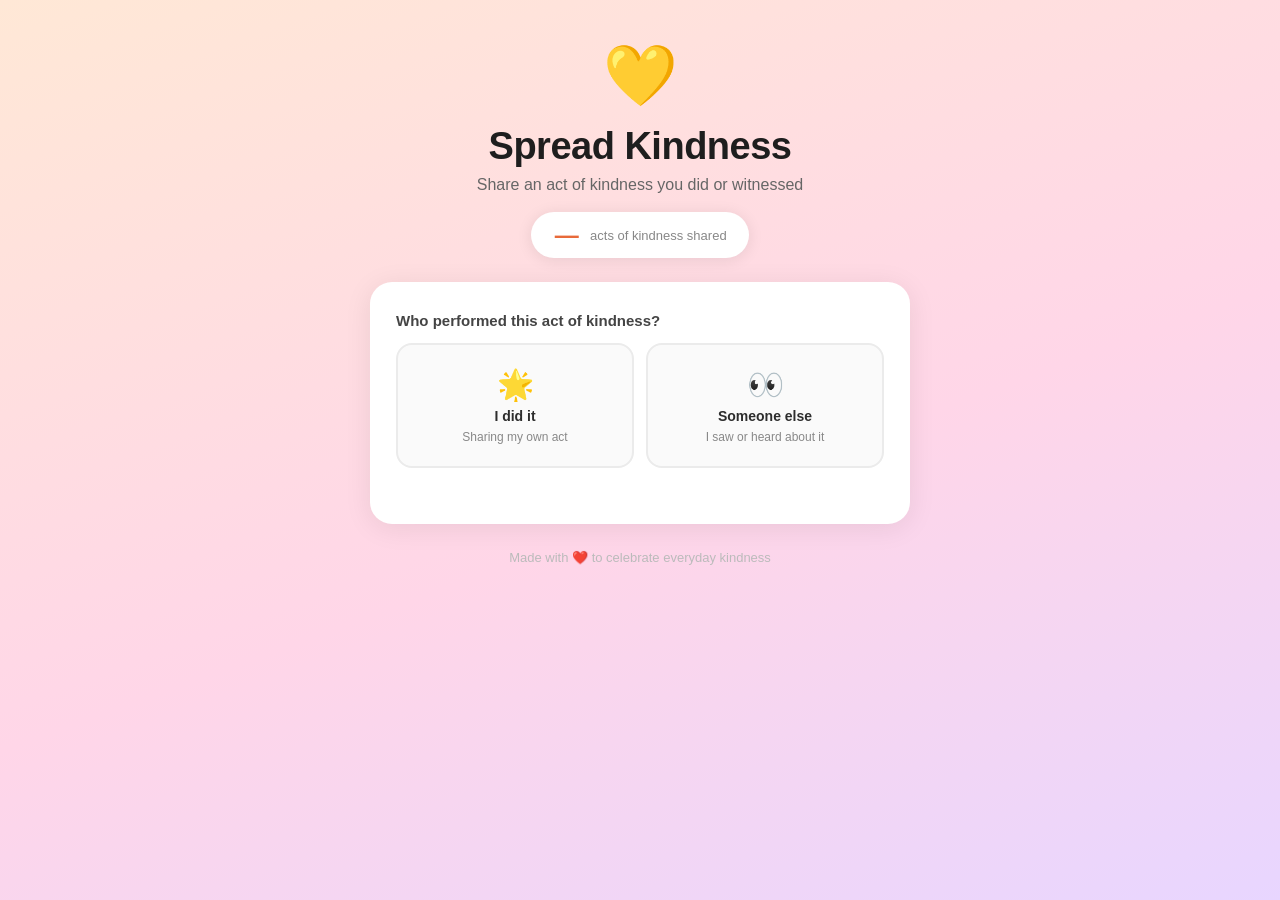
<file: index.html>
<!DOCTYPE html>
<html lang="en">
<head>
    <meta charset="UTF-8">
    <meta name="viewport" content="width=device-width, initial-scale=1.0">
    <title>Spread Kindness 💛</title>
    <link rel="stylesheet" href="style.css">
</head>
<body>
    <div class="page-wrapper">

        <!-- Hero Header -->
        <header class="hero">
            <div class="hero-icon">💛</div>
            <h1>Spread Kindness</h1>
            <p class="hero-subtitle">Share an act of kindness you did or witnessed</p>
            <div class="count-pill">
                <span class="count-number" id="totalCount">—</span>
                <span class="count-label">acts of kindness shared</span>
            </div>
        </header>

        <!-- Main Form Card -->
        <main class="card" id="formCard">
            <form id="kindnessForm" novalidate>

                <!-- Step 1: Who performed the act? -->
                <fieldset class="form-section">
                    <legend class="section-label">Who performed this act of kindness?</legend>
                    <div class="choice-row">
                        <button type="button" class="choice-btn" id="choiceMyself"
                                onclick="selectReporter('myself')">
                            <span class="choice-icon">🌟</span>
                            <strong>I did it</strong>
                            <small>Sharing my own act</small>
                        </button>
                        <button type="button" class="choice-btn" id="choiceSomeone"
                                onclick="selectReporter('someone')">
                            <span class="choice-icon">👀</span>
                            <strong>Someone else</strong>
                            <small>I saw or heard about it</small>
                        </button>
                    </div>
                </fieldset>

                <!-- Step 2: Details (revealed after choice) -->
                <div id="formDetails" class="form-details" aria-hidden="true">

                    <!-- Kind person's name -->
                    <div class="form-group">
                        <label class="field-label" id="kindPersonLabel" for="kindPersonName">
                            Your name <span class="required">*</span>
                        </label>
                        <input
                            type="text"
                            id="kindPersonName"
                            class="field-input"
                            placeholder="e.g., Priya Sharma"
                            autocomplete="name"
                            maxlength="100"
                        >
                        <p class="field-hint" id="kindPersonHint">The person who performed the kind act</p>
                    </div>

                    <!-- Act description -->
                    <div class="form-group">
                        <label class="field-label" for="actDescription">
                            What was the act of kindness? <span class="required">*</span>
                        </label>
                        <textarea
                            id="actDescription"
                            class="field-textarea"
                            placeholder="Describe what happened... even small acts make a big difference!"
                            rows="4"
                            maxlength="500"
                        ></textarea>
                        <p class="field-hint char-count"><span id="charCount">0</span> / 500</p>
                    </div>

                    <!-- Reporter section — only shown when "someone else" is chosen -->
                    <div id="reporterSection" hidden>
                        <div class="section-divider">
                            <span>About you — the reporter</span>
                        </div>
                        <div class="form-group">
                            <label class="field-label" for="submitterName">
                                Your name
                                <span class="optional">(optional — you can stay anonymous)</span>
                            </label>
                            <input
                                type="text"
                                id="submitterName"
                                class="field-input"
                                placeholder="Leave blank to stay anonymous"
                                autocomplete="name"
                                maxlength="100"
                            >
                            <p class="anon-note">
                                🤫 Completely fine to stay anonymous — we just want to
                                celebrate the kind person!
                            </p>
                        </div>
                    </div>

                    <button type="submit" class="submit-btn" id="submitBtn">
                        Share This Kindness ❤️
                    </button>

                </div>

            </form>
        </main>

        <!-- Success Screen -->
        <div class="card success-card" id="successCard" hidden>
            <div class="success-icon">🎉</div>
            <h2>Thank You!</h2>
            <p class="success-msg">This act of kindness has been recorded and celebrated.</p>
            <div class="success-count-box">
                Together we've shared
                <strong id="newTotalCount">—</strong>
                acts of kindness!
            </div>
            <button class="submit-btn secondary" onclick="resetForm()">
                Share Another ❤️
            </button>
        </div>

        <!-- Error Banner -->
        <div class="error-banner" id="errorBanner" role="alert">
            <span id="errorText"></span>
            <button class="error-close" onclick="dismissError()" aria-label="Dismiss">×</button>
        </div>

        <footer class="page-footer">
            Made with ❤️ to celebrate everyday kindness
        </footer>

    </div>

    <script src="script.js"></script>
</body>
</html>
</file>
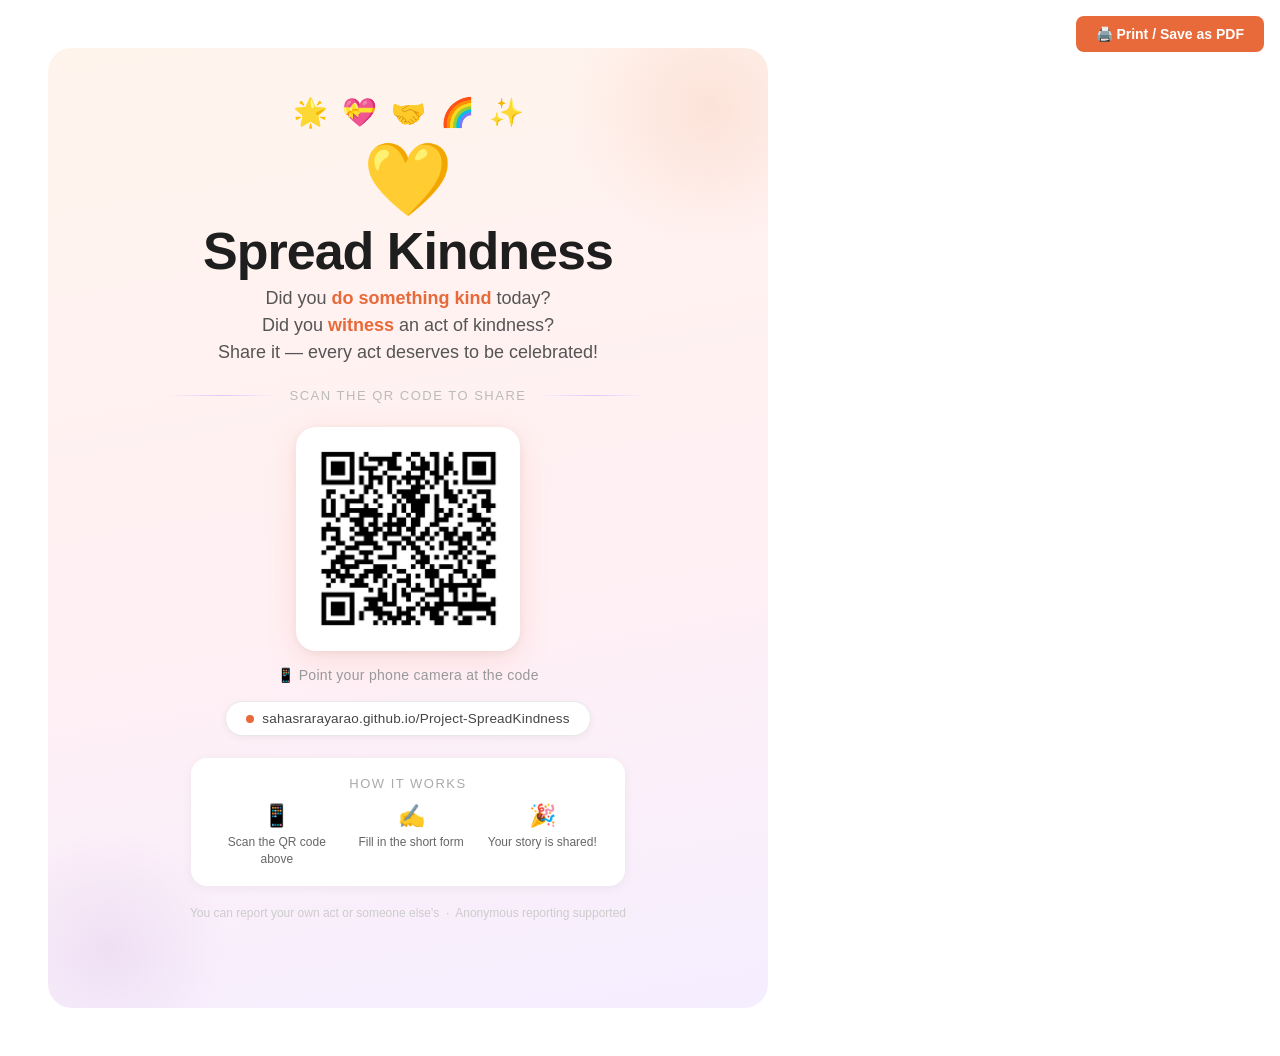
<file: flyer.html>
<!DOCTYPE html>
<html lang="en">
<head>
    <meta charset="UTF-8">
    <title>Spread Kindness — Flyer</title>
    <style>
        * { margin: 0; padding: 0; box-sizing: border-box; }

        @page {
            size: letter portrait;
            margin: 0;
        }

        body {
            font-family: -apple-system, BlinkMacSystemFont, 'Segoe UI', Roboto, sans-serif;
            width: 8.5in;
            height: 11in;
            background: white;
            display: flex;
            align-items: center;
            justify-content: center;
        }

        .flyer {
            width: 7.5in;
            height: 10in;
            display: flex;
            flex-direction: column;
            align-items: center;
            text-align: center;
            padding: 0.5in 0.5in 0.4in;
            background: linear-gradient(170deg, #FFF4EC 0%, #FFF0F5 60%, #F5EEFF 100%);
            border-radius: 24px;
            position: relative;
            overflow: hidden;
        }

        /* Decorative background blobs */
        .flyer::before {
            content: '';
            position: absolute;
            top: -80px; right: -80px;
            width: 280px; height: 280px;
            background: radial-gradient(circle, rgba(232,106,58,0.12) 0%, transparent 70%);
            border-radius: 50%;
        }
        .flyer::after {
            content: '';
            position: absolute;
            bottom: -60px; left: -60px;
            width: 240px; height: 240px;
            background: radial-gradient(circle, rgba(155,89,182,0.10) 0%, transparent 70%);
            border-radius: 50%;
        }

        .top-emoji-row {
            display: flex;
            gap: 14px;
            font-size: 28px;
            margin-bottom: 14px;
            position: relative;
        }

        .main-emoji {
            font-size: 72px;
            line-height: 1;
            margin-bottom: 10px;
            position: relative;
        }

        h1 {
            font-size: 52px;
            font-weight: 900;
            color: #1E1E1E;
            letter-spacing: -1px;
            line-height: 1;
            margin-bottom: 8px;
            position: relative;
        }

        .tagline {
            font-size: 18px;
            color: #555;
            font-weight: 400;
            max-width: 4.8in;
            line-height: 1.5;
            margin-bottom: 22px;
            position: relative;
        }

        .tagline strong {
            color: #E86A3A;
            font-weight: 700;
        }

        .divider {
            display: flex;
            align-items: center;
            gap: 12px;
            width: 100%;
            max-width: 5in;
            margin-bottom: 24px;
            position: relative;
        }

        .divider::before,
        .divider::after {
            content: '';
            flex: 1;
            height: 1.5px;
            background: linear-gradient(to right, transparent, #E0C8FF, transparent);
        }

        .divider span {
            font-size: 13px;
            color: #BBB;
            text-transform: uppercase;
            letter-spacing: 1.5px;
            white-space: nowrap;
        }

        .qr-block {
            position: relative;
            margin-bottom: 18px;
        }

        .qr-wrap {
            background: white;
            border-radius: 20px;
            padding: 16px;
            box-shadow: 0 8px 32px rgba(232,106,58,0.15), 0 2px 8px rgba(0,0,0,0.06);
            display: inline-block;
        }

        .qr-wrap img {
            width: 2.0in;
            height: 2.0in;
            display: block;
        }

        .scan-label {
            font-size: 14px;
            color: #999;
            margin-top: 12px;
            letter-spacing: 0.3px;
        }

        .url-pill {
            display: inline-flex;
            align-items: center;
            gap: 8px;
            background: white;
            border: 1.5px solid #E8E8E8;
            border-radius: 100px;
            padding: 9px 20px;
            font-size: 13.5px;
            color: #444;
            letter-spacing: 0.2px;
            box-shadow: 0 2px 8px rgba(0,0,0,0.05);
            margin-bottom: 22px;
            position: relative;
        }

        .url-pill .dot {
            width: 8px; height: 8px;
            background: #E86A3A;
            border-radius: 50%;
            flex-shrink: 0;
        }

        .how-box {
            background: white;
            border-radius: 16px;
            padding: 18px 28px;
            max-width: 5.2in;
            box-shadow: 0 2px 12px rgba(0,0,0,0.05);
            margin-bottom: 20px;
            position: relative;
        }

        .how-title {
            font-size: 13px;
            text-transform: uppercase;
            letter-spacing: 1.5px;
            color: #AAA;
            margin-bottom: 12px;
        }

        .steps {
            display: flex;
            justify-content: center;
            gap: 24px;
        }

        .step {
            display: flex;
            flex-direction: column;
            align-items: center;
            gap: 5px;
        }

        .step-icon {
            font-size: 22px;
        }

        .step-text {
            font-size: 12px;
            color: #666;
            max-width: 1.2in;
            line-height: 1.4;
        }

        .footer-note {
            font-size: 12px;
            color: #CCC;
            position: relative;
        }

        /* Print styles */
        @media print {
            body {
                width: 8.5in;
                height: 11in;
                print-color-adjust: exact;
                -webkit-print-color-adjust: exact;
            }

            .no-print { display: none !important; }
        }
    </style>
</head>
<body>

<!-- Print button (hidden when printing) -->
<div class="no-print" style="position:fixed;top:16px;right:16px;z-index:99;">
    <button onclick="window.print()"
        style="background:#E86A3A;color:white;border:none;border-radius:8px;padding:10px 20px;font-size:14px;font-weight:700;cursor:pointer;">
        🖨️ Print / Save as PDF
    </button>
</div>

<div class="flyer">

    <div class="top-emoji-row">
        <span>🌟</span>
        <span>💝</span>
        <span>🤝</span>
        <span>🌈</span>
        <span>✨</span>
    </div>

    <div class="main-emoji">💛</div>

    <h1>Spread Kindness</h1>

    <p class="tagline">
        Did you <strong>do something kind</strong> today?<br>
        Did you <strong>witness</strong> an act of kindness?<br>
        Share it — every act deserves to be celebrated!
    </p>

    <div class="divider"><span>Scan the QR code to share</span></div>

    <div class="qr-block">
        <div class="qr-wrap">
            <img src="img/qr-code.jpg" alt="QR Code — Spread Kindness">
        </div>
        <p class="scan-label">📱 Point your phone camera at the code</p>
    </div>

    <div class="url-pill">
        <span class="dot"></span>
        sahasrarayarao.github.io/Project-SpreadKindness
    </div>

    <div class="how-box">
        <p class="how-title">How it works</p>
        <div class="steps">
            <div class="step">
                <span class="step-icon">📱</span>
                <span class="step-text">Scan the QR code above</span>
            </div>
            <div class="step">
                <span class="step-icon">✍️</span>
                <span class="step-text">Fill in the short form</span>
            </div>
            <div class="step">
                <span class="step-icon">🎉</span>
                <span class="step-text">Your story is shared!</span>
            </div>
        </div>
    </div>

    <p class="footer-note">You can report your own act or someone else's &nbsp;·&nbsp; Anonymous reporting supported</p>

</div>

</body>
</html>
</file>
<file: style.css>
*, *::before, *::after {
    box-sizing: border-box;
    margin: 0;
    padding: 0;
}

body {
    font-family: -apple-system, BlinkMacSystemFont, 'Segoe UI', Roboto, sans-serif;
    background: linear-gradient(160deg, #FFE8D6 0%, #FFD6E8 55%, #E8D6FF 100%);
    min-height: 100vh;
    padding: 28px 16px 56px;
    color: #2D2D2D;
}

.page-wrapper {
    max-width: 540px;
    margin: 0 auto;
    display: flex;
    flex-direction: column;
    gap: 20px;
}

/* ── Hero ── */
.hero {
    text-align: center;
    padding: 12px 0 4px;
}

.hero-icon {
    font-size: 60px;
    display: block;
    margin-bottom: 14px;
    animation: heartbeat 2.4s ease-in-out infinite;
}

@keyframes heartbeat {
    0%, 100% { transform: scale(1); }
    14%       { transform: scale(1.12); }
    28%       { transform: scale(1); }
    42%       { transform: scale(1.06); }
    56%       { transform: scale(1); }
}

.hero h1 {
    font-size: 38px;
    font-weight: 800;
    letter-spacing: -0.5px;
    margin-bottom: 8px;
    color: #1E1E1E;
}

.hero-subtitle {
    font-size: 16px;
    color: #666;
    margin-bottom: 18px;
}

.count-pill {
    display: inline-flex;
    align-items: center;
    gap: 10px;
    background: white;
    border-radius: 100px;
    padding: 9px 22px;
    box-shadow: 0 2px 16px rgba(0, 0, 0, 0.09);
}

.count-number {
    font-size: 24px;
    font-weight: 800;
    color: #E86A3A;
    min-width: 2ch;
    text-align: center;
}

.count-label {
    font-size: 13px;
    color: #888;
}

/* ── Card ── */
.card {
    background: white;
    border-radius: 22px;
    padding: 30px 26px;
    box-shadow: 0 4px 28px rgba(0, 0, 0, 0.08);
}

/* ── Choice buttons ── */
fieldset {
    border: none;
}

.section-label {
    display: block;
    font-size: 15px;
    font-weight: 600;
    color: #444;
    margin-bottom: 14px;
}

.choice-row {
    display: grid;
    grid-template-columns: 1fr 1fr;
    gap: 12px;
}

.choice-btn {
    display: flex;
    flex-direction: column;
    align-items: center;
    gap: 6px;
    padding: 22px 12px;
    background: #FAFAFA;
    border: 2.5px solid #EBEBEB;
    border-radius: 16px;
    cursor: pointer;
    text-align: center;
    transition: border-color 0.2s, background 0.2s, box-shadow 0.2s;
}

.choice-btn:hover {
    border-color: #E86A3A;
    background: #FFF5F0;
}

.choice-btn.selected {
    border-color: #E86A3A;
    background: #FFF0E8;
    box-shadow: 0 0 0 4px rgba(232, 106, 58, 0.12);
}

.choice-icon {
    font-size: 30px;
}

.choice-btn strong {
    font-size: 14px;
    font-weight: 700;
    color: #2D2D2D;
}

.choice-btn small {
    font-size: 12px;
    color: #888;
}

/* ── Form details (revealed on choice) ── */
.form-details {
    display: flex;
    flex-direction: column;
    gap: 22px;
    margin-top: 26px;
    max-height: 0;
    overflow: hidden;
    opacity: 0;
    pointer-events: none;
    transition: max-height 0.45s ease, opacity 0.3s ease;
}

.form-details.visible {
    max-height: 1200px;
    opacity: 1;
    pointer-events: auto;
}

/* ── Form groups ── */
.form-group {
    display: flex;
    flex-direction: column;
    gap: 7px;
}

.field-label {
    font-size: 14px;
    font-weight: 600;
    color: #444;
}

.required {
    color: #E86A3A;
}

.optional {
    font-weight: 400;
    color: #999;
    font-size: 12px;
}

.field-input,
.field-textarea {
    width: 100%;
    padding: 13px 15px;
    border: 2px solid #E8E8E8;
    border-radius: 11px;
    font-size: 15px;
    font-family: inherit;
    color: #2D2D2D;
    outline: none;
    transition: border-color 0.2s, box-shadow 0.2s;
    background: #FAFAFA;
}

.field-input:focus,
.field-textarea:focus {
    border-color: #E86A3A;
    background: white;
    box-shadow: 0 0 0 3px rgba(232, 106, 58, 0.12);
}

.field-input::placeholder,
.field-textarea::placeholder {
    color: #C0C0C0;
}

.field-textarea {
    resize: vertical;
    min-height: 110px;
}

.field-hint {
    font-size: 12px;
    color: #AAA;
}

.char-count {
    text-align: right;
}

/* ── Reporter divider ── */
.section-divider {
    display: flex;
    align-items: center;
    gap: 10px;
    font-size: 11px;
    text-transform: uppercase;
    letter-spacing: 0.6px;
    color: #C0C0C0;
    margin-bottom: 4px;
}

.section-divider::before,
.section-divider::after {
    content: '';
    flex: 1;
    height: 1px;
    background: #EBEBEB;
}

.anon-note {
    font-size: 13px;
    color: #888;
    background: #F7F7F7;
    border-left: 3px solid #E86A3A;
    padding: 10px 13px;
    border-radius: 0 9px 9px 0;
    line-height: 1.5;
}

/* ── Submit button ── */
.submit-btn {
    width: 100%;
    padding: 17px;
    background: linear-gradient(135deg, #E86A3A 0%, #C8522A 100%);
    color: white;
    border: none;
    border-radius: 13px;
    font-size: 16px;
    font-weight: 700;
    cursor: pointer;
    letter-spacing: 0.2px;
    transition: transform 0.15s, box-shadow 0.15s, opacity 0.15s;
}

.submit-btn:hover:not(:disabled) {
    transform: translateY(-2px);
    box-shadow: 0 8px 24px rgba(232, 106, 58, 0.35);
}

.submit-btn:active:not(:disabled) {
    transform: translateY(0);
}

.submit-btn:disabled {
    opacity: 0.55;
    cursor: not-allowed;
}

.submit-btn.secondary {
    background: linear-gradient(135deg, #9B59B6 0%, #7D3C98 100%);
    box-shadow: none;
}

.submit-btn.secondary:hover {
    box-shadow: 0 8px 24px rgba(155, 89, 182, 0.35);
}

/* ── Success card ── */
.success-card {
    text-align: center;
}

.success-icon {
    font-size: 68px;
    display: block;
    margin-bottom: 18px;
    animation: popIn 0.5s cubic-bezier(0.175, 0.885, 0.32, 1.275);
}

@keyframes popIn {
    0%   { transform: scale(0); opacity: 0; }
    80%  { transform: scale(1.15); }
    100% { transform: scale(1); opacity: 1; }
}

.success-card h2 {
    font-size: 30px;
    font-weight: 800;
    margin-bottom: 10px;
}

.success-msg {
    color: #666;
    font-size: 16px;
    margin-bottom: 24px;
    line-height: 1.5;
}

.success-count-box {
    background: #FFF5F0;
    border: 1.5px solid #FFD0B0;
    border-radius: 14px;
    padding: 18px 20px;
    font-size: 15px;
    color: #555;
    margin-bottom: 26px;
    line-height: 1.6;
}

.success-count-box strong {
    color: #E86A3A;
    font-size: 22px;
}

/* ── Error banner ── */
.error-banner {
    background: #FFF0F0;
    border: 1.5px solid #FFD0D0;
    color: #C0392B;
    padding: 14px 18px;
    border-radius: 13px;
    display: none;            /* hidden by default */
    justify-content: space-between;
    align-items: center;
    gap: 12px;
    font-size: 14px;
    line-height: 1.4;
}

.error-banner.visible {
    display: flex;
}

.error-close {
    background: none;
    border: none;
    color: #C0392B;
    cursor: pointer;
    font-size: 24px;
    line-height: 1;
    padding: 0;
    flex-shrink: 0;
}

/* ── Footer ── */
.page-footer {
    text-align: center;
    font-size: 13px;
    color: #BBB;
    padding: 6px 0;
}

/* ── Responsive ── */
@media (max-width: 420px) {
    .hero h1     { font-size: 30px; }
    .card        { padding: 22px 18px; }
    .choice-row  { grid-template-columns: 1fr; }
}
</file>
